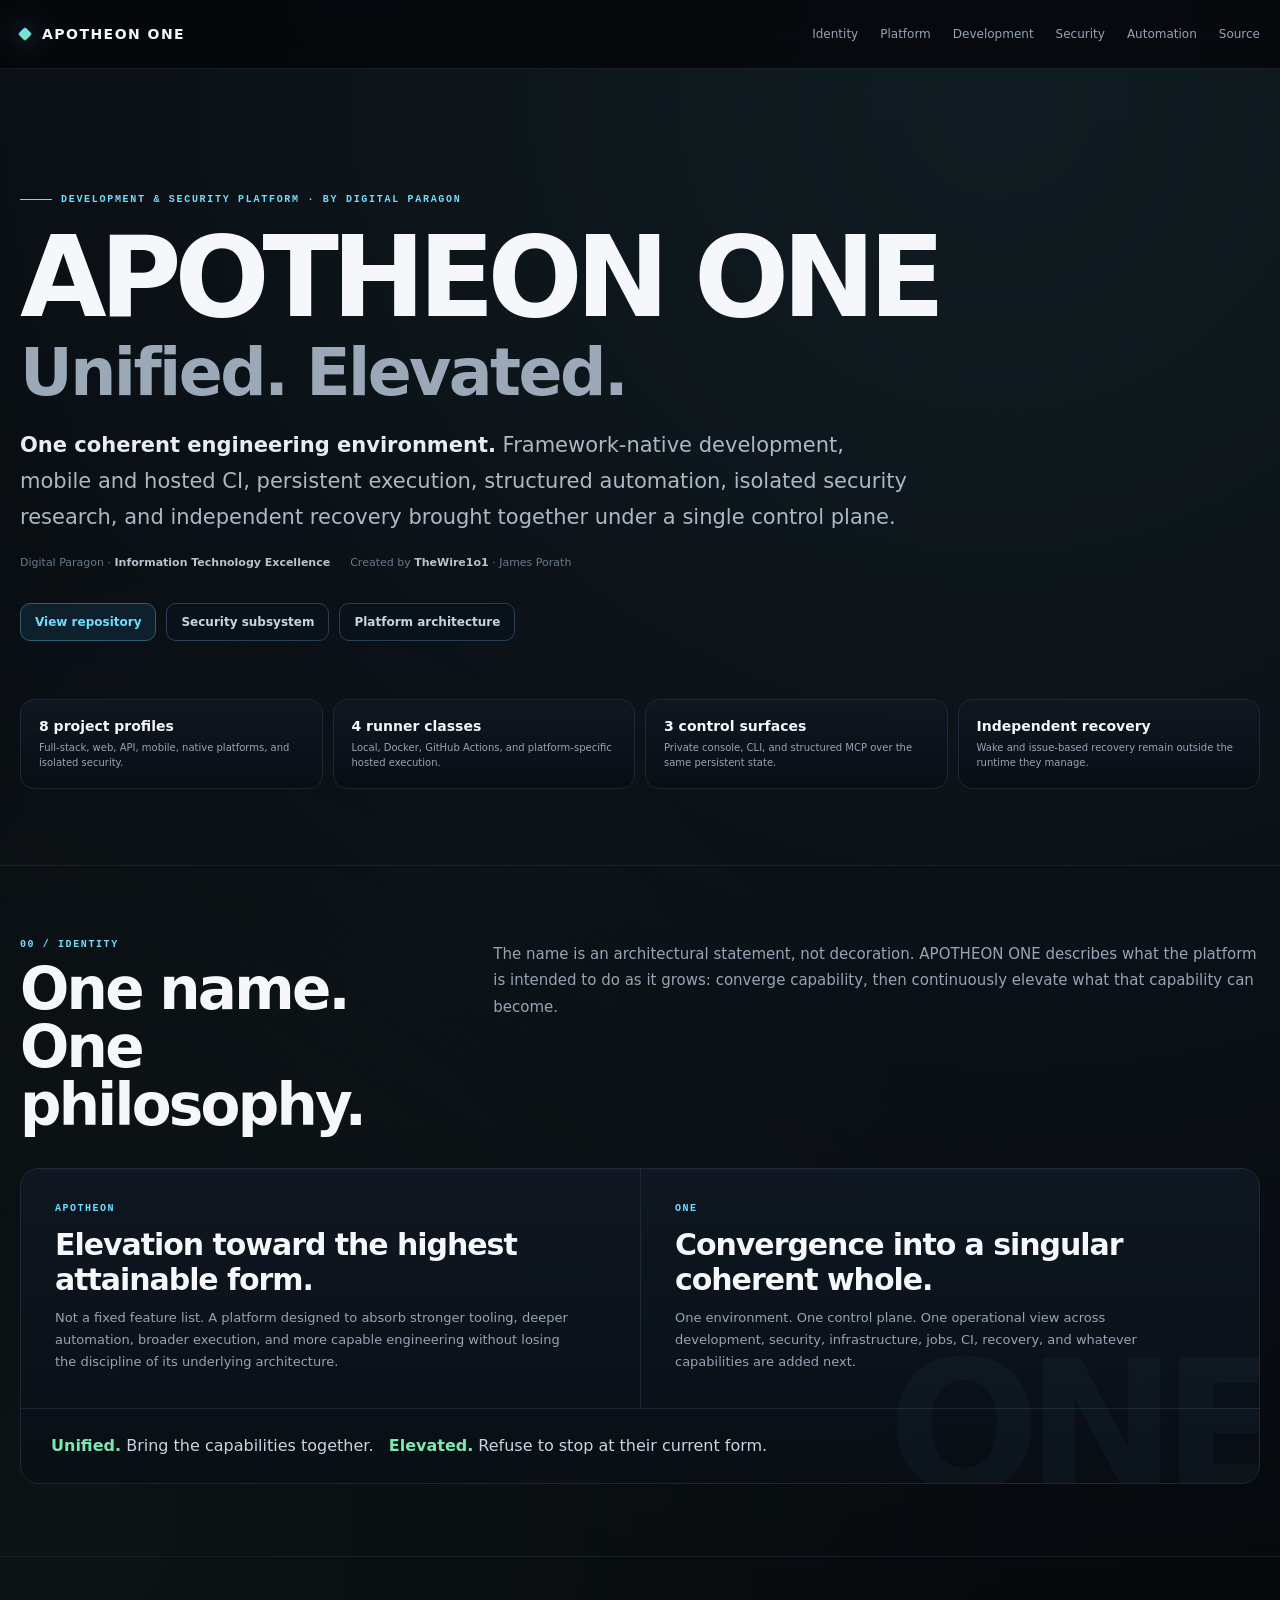
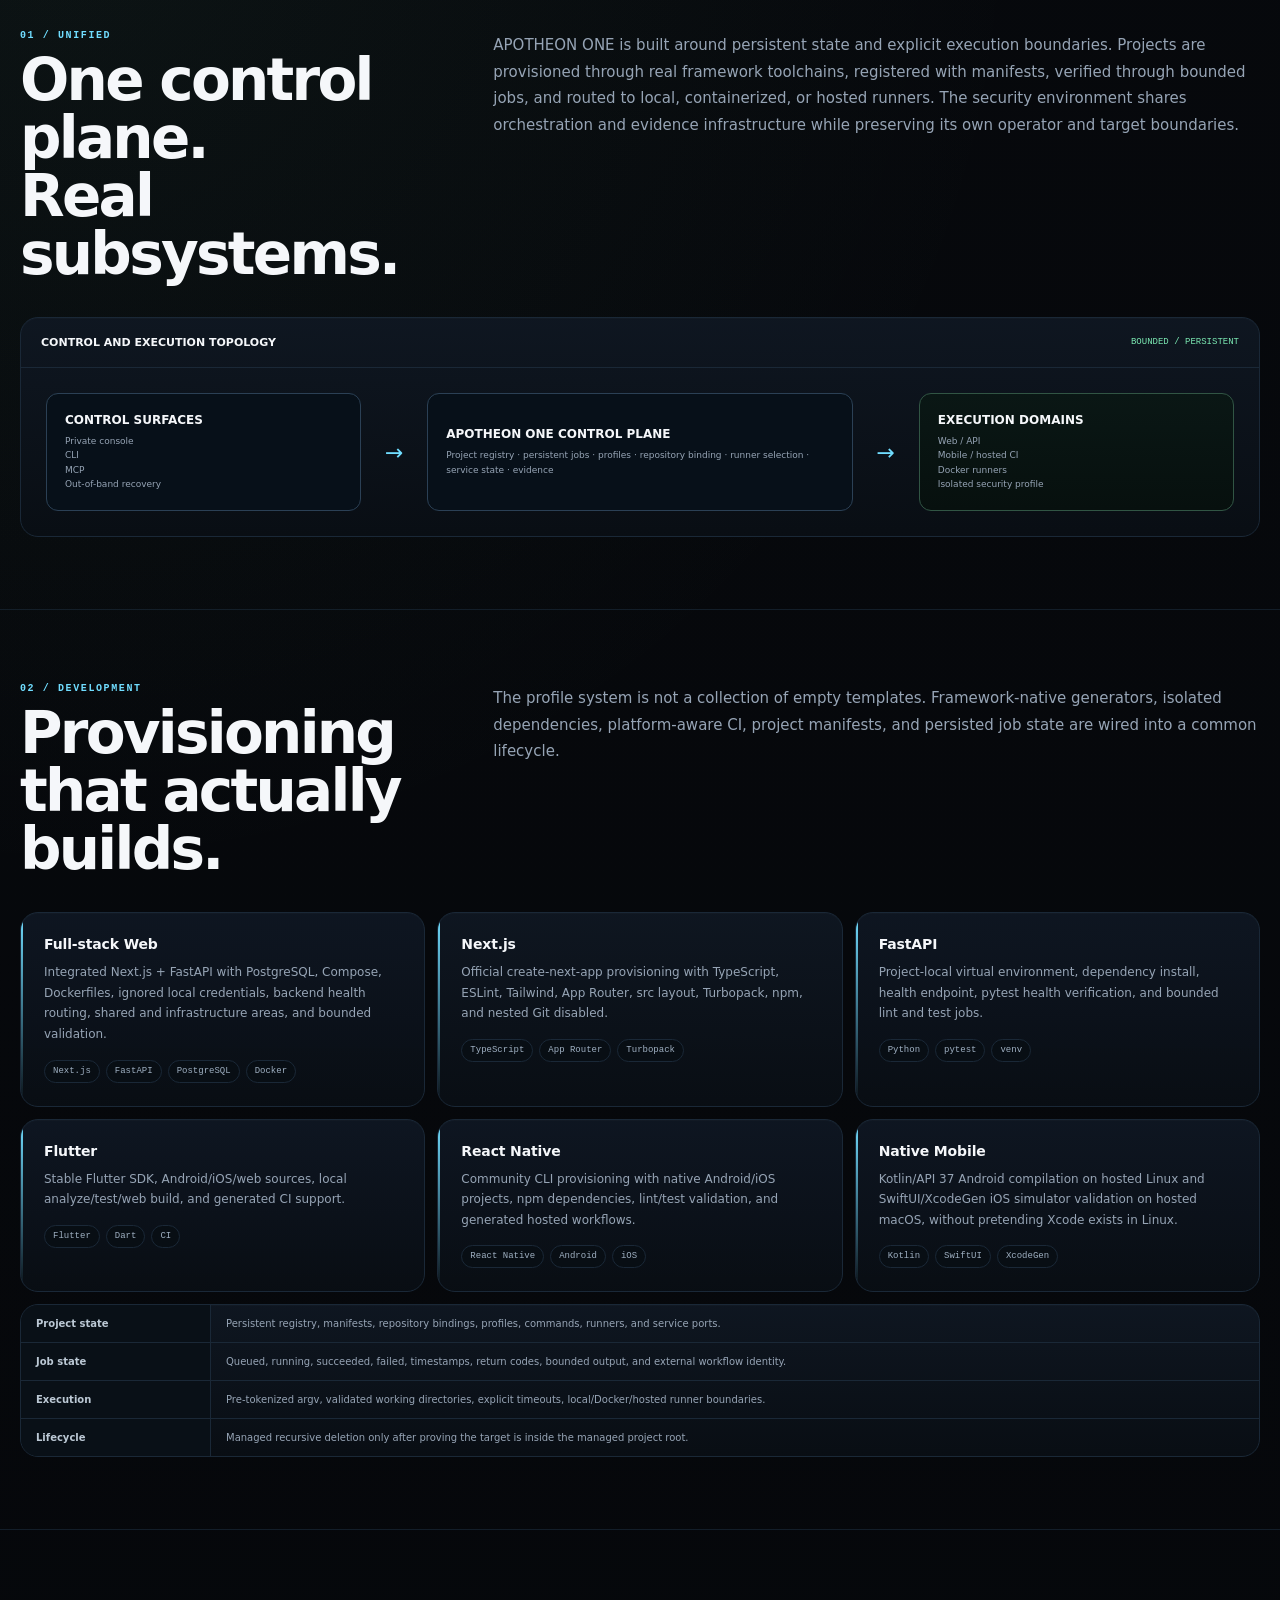
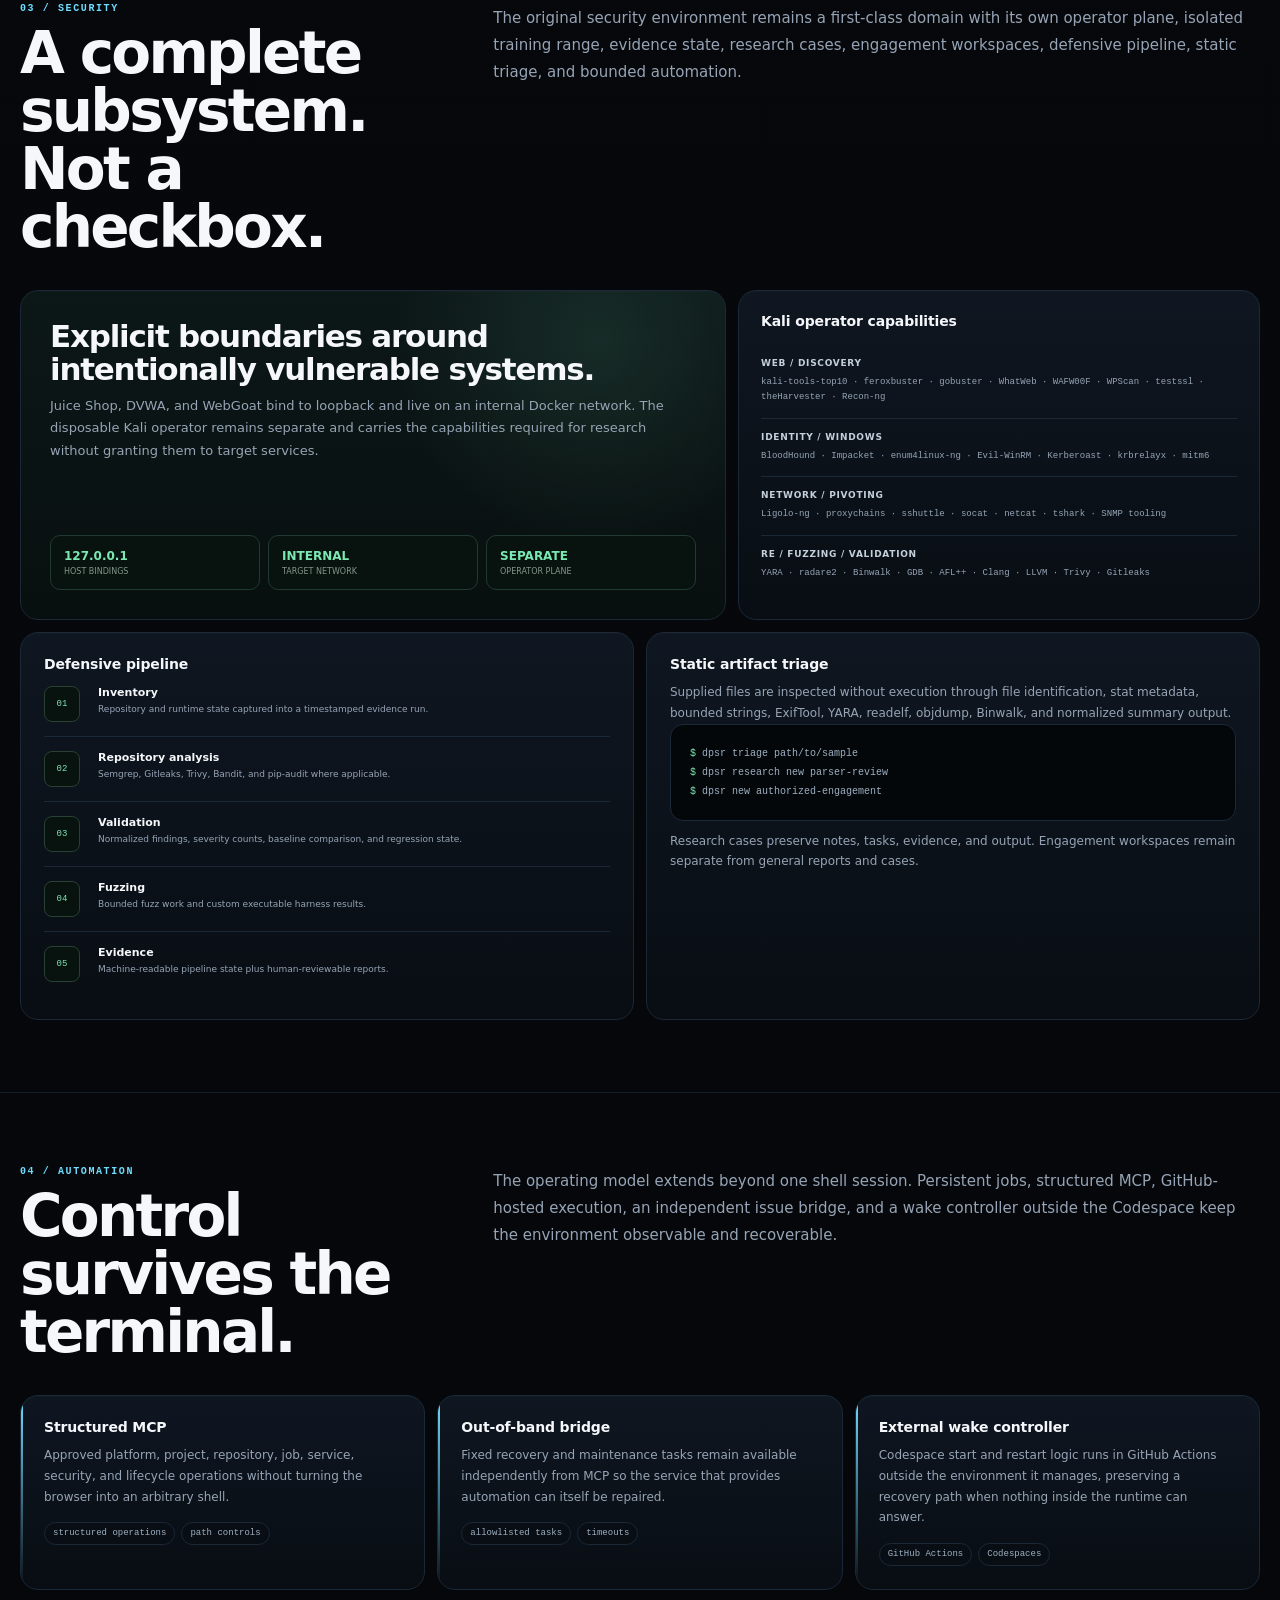
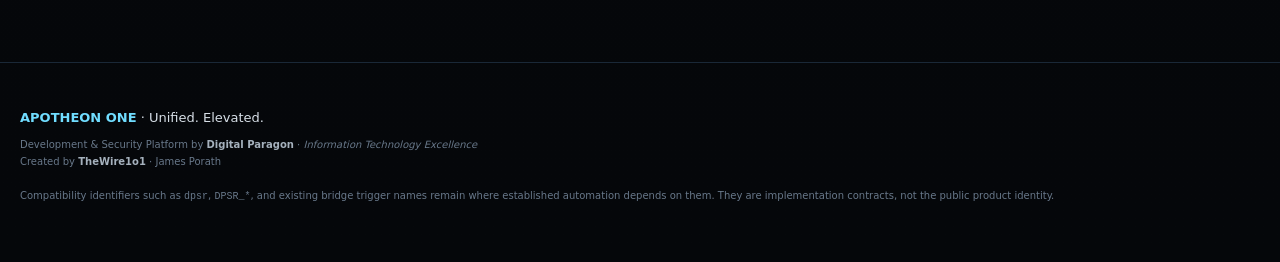
<file: docs/index.html>
<!doctype html>
<html lang="en">
<head>
  <meta charset="utf-8">
  <meta name="viewport" content="width=device-width, initial-scale=1">
  <meta name="color-scheme" content="dark">
  <meta name="description" content="APOTHEON ONE by Digital Paragon is a unified development, automation, CI, mobile, and security research platform.">
  <title>APOTHEON ONE — Unified. Elevated.</title>
  <style>
    :root{
      --bg:#05070a;--bg2:#080c12;--panel:#0b1119;--panel2:#0f1722;--line:#1a2837;--line2:#2b4055;
      --text:#f5f7fa;--muted:#96a4b5;--soft:#68788a;--cyan:#70ddff;--green:#7be8b2;--amber:#e7c672;
      --shadow:0 30px 100px rgba(0,0,0,.45);--radius:18px;--max:1240px;
    }
    *{box-sizing:border-box}
    html{scroll-behavior:smooth;background:var(--bg)}
    body{margin:0;background:
      radial-gradient(circle at 78% 2%,rgba(112,221,255,.09),transparent 30%),
      radial-gradient(circle at 5% 30%,rgba(123,232,178,.05),transparent 26%),
      linear-gradient(180deg,#07090d 0%,#05070a 100%);color:var(--text);font-family:Inter,ui-sans-serif,system-ui,-apple-system,BlinkMacSystemFont,"Segoe UI",sans-serif;-webkit-font-smoothing:antialiased}
    a{color:inherit;text-decoration:none}.wrap{width:min(var(--max),calc(100% - 36px));margin:0 auto}
    .nav{position:sticky;top:0;z-index:30;border-bottom:1px solid rgba(26,40,55,.76);background:rgba(5,7,10,.84);backdrop-filter:blur(18px)}
    .nav-inner{height:68px;display:flex;align-items:center;justify-content:space-between;gap:28px}.mark{display:flex;align-items:center;gap:12px;font-weight:800;letter-spacing:.105em;font-size:14px}.mark i{width:10px;height:10px;border-radius:2px;transform:rotate(45deg);background:linear-gradient(135deg,var(--cyan),var(--green));box-shadow:0 0 24px rgba(112,221,255,.48)}
    .nav-links{display:flex;gap:22px;color:var(--muted);font-size:12px}.nav-links a:hover{color:var(--text)}
    .hero{padding:116px 0 76px}.eyebrow{display:inline-flex;align-items:center;gap:9px;color:var(--cyan);font:700 10px/1.2 ui-monospace,SFMono-Regular,Menlo,monospace;letter-spacing:.17em;text-transform:uppercase}.eyebrow:before{content:"";width:32px;height:1px;background:var(--cyan)}
    .product{margin:22px 0 8px;font-size:clamp(52px,9vw,112px);font-weight:790;line-height:.88;letter-spacing:-.064em}.product span{display:block;color:#9aa8b8;font-size:.58em;letter-spacing:-.04em;margin-top:18px}
    .lead{max-width:900px;margin:26px 0 0;color:#acb8c6;font-size:clamp(17px,2vw,21px);line-height:1.72}.lead strong{color:#e8edf2;font-weight:650}
    .maker{display:flex;flex-wrap:wrap;gap:10px 20px;margin-top:20px;color:var(--soft);font-size:11px}.maker b{color:#b7c3cf}.hero-actions{display:flex;flex-wrap:wrap;gap:10px;margin-top:34px}.btn{padding:11px 14px;border:1px solid var(--line2);border-radius:10px;background:#09111a;color:#c8d4df;font-size:12px;font-weight:650}.btn.primary{border-color:#315c72;background:#0e202b;color:var(--cyan)}
    .signal{display:grid;grid-template-columns:repeat(4,1fr);gap:10px;margin-top:58px}.signal div{padding:18px;border:1px solid var(--line);border-radius:14px;background:linear-gradient(180deg,rgba(15,23,34,.9),rgba(9,14,20,.93))}.signal b{display:block;font-size:14px}.signal span{display:block;margin-top:6px;color:var(--muted);font-size:10px;line-height:1.5}
    section{padding:72px 0;border-top:1px solid rgba(26,40,55,.68)}.section-head{display:grid;grid-template-columns:.72fr 1.28fr;gap:42px;margin-bottom:34px}.kicker{color:var(--cyan);font:700 10px/1.3 ui-monospace,SFMono-Regular,Menlo,monospace;letter-spacing:.16em;text-transform:uppercase}.section-head h2{margin:9px 0 0;font-size:clamp(32px,5vw,58px);line-height:1;letter-spacing:-.047em}.section-head p{margin:3px 0 0;color:var(--muted);font-size:15px;line-height:1.78}
    .grid{display:grid;gap:12px}.g2{grid-template-columns:repeat(2,1fr)}.g3{grid-template-columns:repeat(3,1fr)}.card{border:1px solid var(--line);border-radius:var(--radius);background:linear-gradient(180deg,rgba(15,23,34,.94),rgba(9,14,20,.96));box-shadow:0 1px 0 rgba(255,255,255,.015) inset}.card-pad{padding:23px}.card h3{margin:0;font-size:14px;letter-spacing:-.01em}.card p{margin:10px 0 0;color:var(--muted);font-size:12px;line-height:1.72}
    .meaning{overflow:hidden;position:relative}.meaning:after{content:"ONE";position:absolute;right:-12px;bottom:-48px;color:rgba(112,221,255,.035);font-size:180px;font-weight:900;letter-spacing:-.08em;pointer-events:none}.meaning-grid{display:grid;grid-template-columns:1fr 1fr;gap:0}.meaning-block{padding:34px}.meaning-block+ .meaning-block{border-left:1px solid var(--line)}.meaning-word{color:var(--cyan);font:700 10px/1.2 ui-monospace,SFMono-Regular,Menlo,monospace;letter-spacing:.15em}.meaning-block h3{margin:12px 0 0;font-size:30px;letter-spacing:-.035em}.meaning-block p{max-width:520px;font-size:13px}.manifesto{padding:24px 30px;border-top:1px solid var(--line);font-size:16px;line-height:1.65;color:#cad4de}.manifesto b{color:var(--green)}
    .architecture{overflow:hidden}.arch-head{padding:18px 20px;border-bottom:1px solid var(--line);display:flex;justify-content:space-between;gap:12px;align-items:center}.arch-head b{font-size:11px}.arch-head span{color:var(--green);font:9px/1 ui-monospace,SFMono-Regular,Menlo,monospace}.arch{padding:25px;display:grid;grid-template-columns:1fr 50px 1.35fr 50px 1fr;align-items:center;gap:8px}.node{min-height:118px;padding:18px;border:1px solid var(--line2);border-radius:12px;background:#071019;display:grid;align-content:center}.node strong{font-size:12px}.node small{display:block;margin-top:7px;color:var(--muted);font-size:9px;line-height:1.6}.arrow{text-align:center;color:var(--cyan);font-size:22px}.node.security{border-color:#315544;background:linear-gradient(180deg,#0a1715,#07100e)}
    .profile{position:relative;overflow:hidden}.profile:before{content:"";position:absolute;inset:0 auto 0 0;width:2px;background:linear-gradient(var(--cyan),transparent)}.profile.security:before{background:linear-gradient(var(--green),transparent)}.tagrow{display:flex;flex-wrap:wrap;gap:6px;margin-top:15px}.tag{padding:6px 8px;border:1px solid var(--line);border-radius:999px;background:#080e14;color:#9fb0c2;font:9px/1 ui-monospace,SFMono-Regular,Menlo,monospace}
    .specs{overflow:hidden}.spec{display:grid;grid-template-columns:190px 1fr;border-top:1px solid var(--line)}.spec:first-child{border-top:0}.spec b,.spec span{padding:13px 15px;font-size:10px}.spec b{color:#bcc9d5;border-right:1px solid var(--line);background:#091017}.spec span{color:var(--muted)}
    .security-intro{display:grid;grid-template-columns:1.15fr .85fr;gap:12px}.security-hero{padding:29px;min-height:330px;display:flex;flex-direction:column;justify-content:space-between;background:radial-gradient(circle at 82% 16%,rgba(123,232,178,.1),transparent 32%),linear-gradient(180deg,#0c1718,#08100f)}.security-hero h3{font-size:31px;line-height:1.04;letter-spacing:-.04em}.security-hero p{max-width:680px;font-size:13px}.security-metrics{display:grid;grid-template-columns:repeat(3,1fr);gap:8px}.security-metrics div{padding:13px;border:1px solid #203a2f;border-radius:10px;background:#08130f}.security-metrics b{display:block;color:var(--green);font-size:12px}.security-metrics span{display:block;margin-top:4px;color:#82968a;font-size:8px}.toolbox{padding:22px}.toolbox h3{margin-bottom:16px}.toolgroup{padding:13px 0;border-top:1px solid var(--line)}.toolgroup:first-of-type{border-top:0}.toolgroup b{display:block;color:#c4d0db;font-size:9px;text-transform:uppercase;letter-spacing:.08em}.toolgroup p{margin-top:7px;font-family:ui-monospace,SFMono-Regular,Menlo,monospace;font-size:9px;line-height:1.62}
    .pipeline{counter-reset:stage}.stage{display:grid;grid-template-columns:42px 1fr;gap:12px;align-items:start;padding:14px 0;border-top:1px solid var(--line)}.stage:first-child{border-top:0}.stage:before{counter-increment:stage;content:counter(stage,decimal-leading-zero);display:grid;place-items:center;width:34px;height:34px;border:1px solid #294132;border-radius:8px;color:var(--green);font:9px/1 ui-monospace,SFMono-Regular,Menlo,monospace;background:#08120e}.stage b{display:block;font-size:11px}.stage span{display:block;margin-top:4px;color:var(--muted);font-size:9px;line-height:1.55}.command{padding:19px;border:1px solid var(--line);border-radius:13px;background:#04070a;color:#9eafc1;font:10px/1.9 ui-monospace,SFMono-Regular,Menlo,monospace;overflow:auto}.command i{font-style:normal;color:var(--green)}
    .footer{padding:44px 0 58px;border-top:1px solid var(--line);color:var(--soft);font-size:10px;line-height:1.7}.footer strong{color:#a5b1bd}.footer .brandfoot{font-size:13px;color:#d7dfe7;margin-bottom:7px}.footer .brandfoot b{color:var(--cyan)}
    @media(max-width:900px){.nav-links{display:none}.signal,.g3{grid-template-columns:repeat(2,1fr)}.section-head,.security-intro{grid-template-columns:1fr}.arch{grid-template-columns:1fr}.arrow{transform:rotate(90deg)}.g2{grid-template-columns:1fr}.meaning-grid{grid-template-columns:1fr}.meaning-block+ .meaning-block{border-left:0;border-top:1px solid var(--line)}}
    @media(max-width:580px){.wrap{width:min(100% - 24px,var(--max))}.hero{padding-top:82px}.signal,.g3,.security-metrics{grid-template-columns:1fr}.section-head{gap:18px}.spec{grid-template-columns:125px 1fr}.nav-inner{height:58px}.maker{display:grid}.meaning:after{font-size:110px}}
  </style>
</head>
<body>
  <nav class="nav">
    <div class="wrap nav-inner">
      <a class="mark" href="#top"><i></i>APOTHEON ONE</a>
      <div class="nav-links"><a href="#meaning">Identity</a><a href="#platform">Platform</a><a href="#development">Development</a><a href="#security">Security</a><a href="#automation">Automation</a><a href="https://github.com/thewire1o1/Security-Lab">Source</a></div>
    </div>
  </nav>

  <main id="top">
    <header class="hero wrap">
      <div class="eyebrow">Development &amp; Security Platform · by Digital Paragon</div>
      <h1 class="product">APOTHEON ONE<span>Unified. Elevated.</span></h1>
      <p class="lead"><strong>One coherent engineering environment.</strong> Framework-native development, mobile and hosted CI, persistent execution, structured automation, isolated security research, and independent recovery brought together under a single control plane.</p>
      <div class="maker"><span>Digital Paragon · <b>Information Technology Excellence</b></span><span>Created by <b>TheWire1o1</b> · James Porath</span></div>
      <div class="hero-actions"><a class="btn primary" href="https://github.com/thewire1o1/Security-Lab">View repository</a><a class="btn" href="SECURITY-RESEARCH.md">Security subsystem</a><a class="btn" href="PLATFORM.md">Platform architecture</a></div>
      <div class="signal">
        <div><b>8 project profiles</b><span>Full-stack, web, API, mobile, native platforms, and isolated security.</span></div>
        <div><b>4 runner classes</b><span>Local, Docker, GitHub Actions, and platform-specific hosted execution.</span></div>
        <div><b>3 control surfaces</b><span>Private console, CLI, and structured MCP over the same persistent state.</span></div>
        <div><b>Independent recovery</b><span>Wake and issue-based recovery remain outside the runtime they manage.</span></div>
      </div>
    </header>

    <section id="meaning">
      <div class="wrap">
        <div class="section-head"><div><div class="kicker">00 / Identity</div><h2>One name.<br>One philosophy.</h2></div><p>The name is an architectural statement, not decoration. APOTHEON ONE describes what the platform is intended to do as it grows: converge capability, then continuously elevate what that capability can become.</p></div>
        <div class="card meaning">
          <div class="meaning-grid">
            <div class="meaning-block"><div class="meaning-word">APOTHEON</div><h3>Elevation toward the highest attainable form.</h3><p>Not a fixed feature list. A platform designed to absorb stronger tooling, deeper automation, broader execution, and more capable engineering without losing the discipline of its underlying architecture.</p></div>
            <div class="meaning-block"><div class="meaning-word">ONE</div><h3>Convergence into a singular coherent whole.</h3><p>One environment. One control plane. One operational view across development, security, infrastructure, jobs, CI, recovery, and whatever capabilities are added next.</p></div>
          </div>
          <div class="manifesto"><b>Unified.</b> Bring the capabilities together. &nbsp; <b>Elevated.</b> Refuse to stop at their current form.</div>
        </div>
      </div>
    </section>

    <section id="platform">
      <div class="wrap">
        <div class="section-head"><div><div class="kicker">01 / Unified</div><h2>One control plane.<br>Real subsystems.</h2></div><p>APOTHEON ONE is built around persistent state and explicit execution boundaries. Projects are provisioned through real framework toolchains, registered with manifests, verified through bounded jobs, and routed to local, containerized, or hosted runners. The security environment shares orchestration and evidence infrastructure while preserving its own operator and target boundaries.</p></div>
        <div class="card architecture">
          <div class="arch-head"><b>CONTROL AND EXECUTION TOPOLOGY</b><span>BOUNDED / PERSISTENT</span></div>
          <div class="arch">
            <div class="node"><strong>CONTROL SURFACES</strong><small>Private console<br>CLI<br>MCP<br>Out-of-band recovery</small></div><div class="arrow">→</div>
            <div class="node"><strong>APOTHEON ONE CONTROL PLANE</strong><small>Project registry · persistent jobs · profiles · repository binding · runner selection · service state · evidence</small></div><div class="arrow">→</div>
            <div class="node security"><strong>EXECUTION DOMAINS</strong><small>Web / API<br>Mobile / hosted CI<br>Docker runners<br>Isolated security profile</small></div>
          </div>
        </div>
      </div>
    </section>

    <section id="development">
      <div class="wrap">
        <div class="section-head"><div><div class="kicker">02 / Development</div><h2>Provisioning that actually builds.</h2></div><p>The profile system is not a collection of empty templates. Framework-native generators, isolated dependencies, platform-aware CI, project manifests, and persisted job state are wired into a common lifecycle.</p></div>
        <div class="grid g3">
          <article class="card card-pad profile"><h3>Full-stack Web</h3><p>Integrated Next.js + FastAPI with PostgreSQL, Compose, Dockerfiles, ignored local credentials, backend health routing, shared and infrastructure areas, and bounded validation.</p><div class="tagrow"><span class="tag">Next.js</span><span class="tag">FastAPI</span><span class="tag">PostgreSQL</span><span class="tag">Docker</span></div></article>
          <article class="card card-pad profile"><h3>Next.js</h3><p>Official create-next-app provisioning with TypeScript, ESLint, Tailwind, App Router, src layout, Turbopack, npm, and nested Git disabled.</p><div class="tagrow"><span class="tag">TypeScript</span><span class="tag">App Router</span><span class="tag">Turbopack</span></div></article>
          <article class="card card-pad profile"><h3>FastAPI</h3><p>Project-local virtual environment, dependency install, health endpoint, pytest health verification, and bounded lint and test jobs.</p><div class="tagrow"><span class="tag">Python</span><span class="tag">pytest</span><span class="tag">venv</span></div></article>
          <article class="card card-pad profile"><h3>Flutter</h3><p>Stable Flutter SDK, Android/iOS/web sources, local analyze/test/web build, and generated CI support.</p><div class="tagrow"><span class="tag">Flutter</span><span class="tag">Dart</span><span class="tag">CI</span></div></article>
          <article class="card card-pad profile"><h3>React Native</h3><p>Community CLI provisioning with native Android/iOS projects, npm dependencies, lint/test validation, and generated hosted workflows.</p><div class="tagrow"><span class="tag">React Native</span><span class="tag">Android</span><span class="tag">iOS</span></div></article>
          <article class="card card-pad profile"><h3>Native Mobile</h3><p>Kotlin/API 37 Android compilation on hosted Linux and SwiftUI/XcodeGen iOS simulator validation on hosted macOS, without pretending Xcode exists in Linux.</p><div class="tagrow"><span class="tag">Kotlin</span><span class="tag">SwiftUI</span><span class="tag">XcodeGen</span></div></article>
        </div>
        <div class="card specs" style="margin-top:12px">
          <div class="spec"><b>Project state</b><span>Persistent registry, manifests, repository bindings, profiles, commands, runners, and service ports.</span></div>
          <div class="spec"><b>Job state</b><span>Queued, running, succeeded, failed, timestamps, return codes, bounded output, and external workflow identity.</span></div>
          <div class="spec"><b>Execution</b><span>Pre-tokenized argv, validated working directories, explicit timeouts, local/Docker/hosted runner boundaries.</span></div>
          <div class="spec"><b>Lifecycle</b><span>Managed recursive deletion only after proving the target is inside the managed project root.</span></div>
        </div>
      </div>
    </section>

    <section id="security">
      <div class="wrap">
        <div class="section-head"><div><div class="kicker">03 / Security</div><h2>A complete subsystem.<br>Not a checkbox.</h2></div><p>The original security environment remains a first-class domain with its own operator plane, isolated training range, evidence state, research cases, engagement workspaces, defensive pipeline, static triage, and bounded automation.</p></div>
        <div class="security-intro">
          <article class="card security-hero"><div><h3>Explicit boundaries around intentionally vulnerable systems.</h3><p>Juice Shop, DVWA, and WebGoat bind to loopback and live on an internal Docker network. The disposable Kali operator remains separate and carries the capabilities required for research without granting them to target services.</p></div><div class="security-metrics"><div><b>127.0.0.1</b><span>HOST BINDINGS</span></div><div><b>INTERNAL</b><span>TARGET NETWORK</span></div><div><b>SEPARATE</b><span>OPERATOR PLANE</span></div></div></article>
          <article class="card toolbox"><h3>Kali operator capabilities</h3><div class="toolgroup"><b>Web / Discovery</b><p>kali-tools-top10 · feroxbuster · gobuster · WhatWeb · WAFW00F · WPScan · testssl · theHarvester · Recon-ng</p></div><div class="toolgroup"><b>Identity / Windows</b><p>BloodHound · Impacket · enum4linux-ng · Evil-WinRM · Kerberoast · krbrelayx · mitm6</p></div><div class="toolgroup"><b>Network / Pivoting</b><p>Ligolo-ng · proxychains · sshuttle · socat · netcat · tshark · SNMP tooling</p></div><div class="toolgroup"><b>RE / Fuzzing / Validation</b><p>YARA · radare2 · Binwalk · GDB · AFL++ · Clang · LLVM · Trivy · Gitleaks</p></div></article>
        </div>
        <div class="grid g2" style="margin-top:12px">
          <article class="card card-pad"><h3>Defensive pipeline</h3><div class="pipeline"><div class="stage"><div><b>Inventory</b><span>Repository and runtime state captured into a timestamped evidence run.</span></div></div><div class="stage"><div><b>Repository analysis</b><span>Semgrep, Gitleaks, Trivy, Bandit, and pip-audit where applicable.</span></div></div><div class="stage"><div><b>Validation</b><span>Normalized findings, severity counts, baseline comparison, and regression state.</span></div></div><div class="stage"><div><b>Fuzzing</b><span>Bounded fuzz work and custom executable harness results.</span></div></div><div class="stage"><div><b>Evidence</b><span>Machine-readable pipeline state plus human-reviewable reports.</span></div></div></div></article>
          <article class="card card-pad"><h3>Static artifact triage</h3><p>Supplied files are inspected without execution through file identification, stat metadata, bounded strings, ExifTool, YARA, readelf, objdump, Binwalk, and normalized summary output.</p><div class="command"><i>$</i> dpsr triage path/to/sample<br><i>$</i> dpsr research new parser-review<br><i>$</i> dpsr new authorized-engagement</div><p>Research cases preserve notes, tasks, evidence, and output. Engagement workspaces remain separate from general reports and cases.</p></article>
        </div>
      </div>
    </section>

    <section id="automation">
      <div class="wrap">
        <div class="section-head"><div><div class="kicker">04 / Automation</div><h2>Control survives the terminal.</h2></div><p>The operating model extends beyond one shell session. Persistent jobs, structured MCP, GitHub-hosted execution, an independent issue bridge, and a wake controller outside the Codespace keep the environment observable and recoverable.</p></div>
        <div class="grid g3">
          <article class="card card-pad profile"><h3>Structured MCP</h3><p>Approved platform, project, repository, job, service, security, and lifecycle operations without turning the browser into an arbitrary shell.</p><div class="tagrow"><span class="tag">structured operations</span><span class="tag">path controls</span></div></article>
          <article class="card card-pad profile"><h3>Out-of-band bridge</h3><p>Fixed recovery and maintenance tasks remain available independently from MCP so the service that provides automation can itself be repaired.</p><div class="tagrow"><span class="tag">allowlisted tasks</span><span class="tag">timeouts</span></div></article>
          <article class="card card-pad profile"><h3>External wake controller</h3><p>Codespace start and restart logic runs in GitHub Actions outside the environment it manages, preserving a recovery path when nothing inside the runtime can answer.</p><div class="tagrow"><span class="tag">GitHub Actions</span><span class="tag">Codespaces</span></div></article>
        </div>
      </div>
    </section>
  </main>

  <footer class="footer">
    <div class="wrap"><div class="brandfoot"><b>APOTHEON ONE</b> · Unified. Elevated.</div>Development &amp; Security Platform by <strong>Digital Paragon</strong> · <em>Information Technology Excellence</em><br>Created by <strong>TheWire1o1</strong> · James Porath<br><br>Compatibility identifiers such as <code>dpsr</code>, <code>DPSR_*</code>, and existing bridge trigger names remain where established automation depends on them. They are implementation contracts, not the public product identity.</div>
  </footer>
</body>
</html>
</file>
